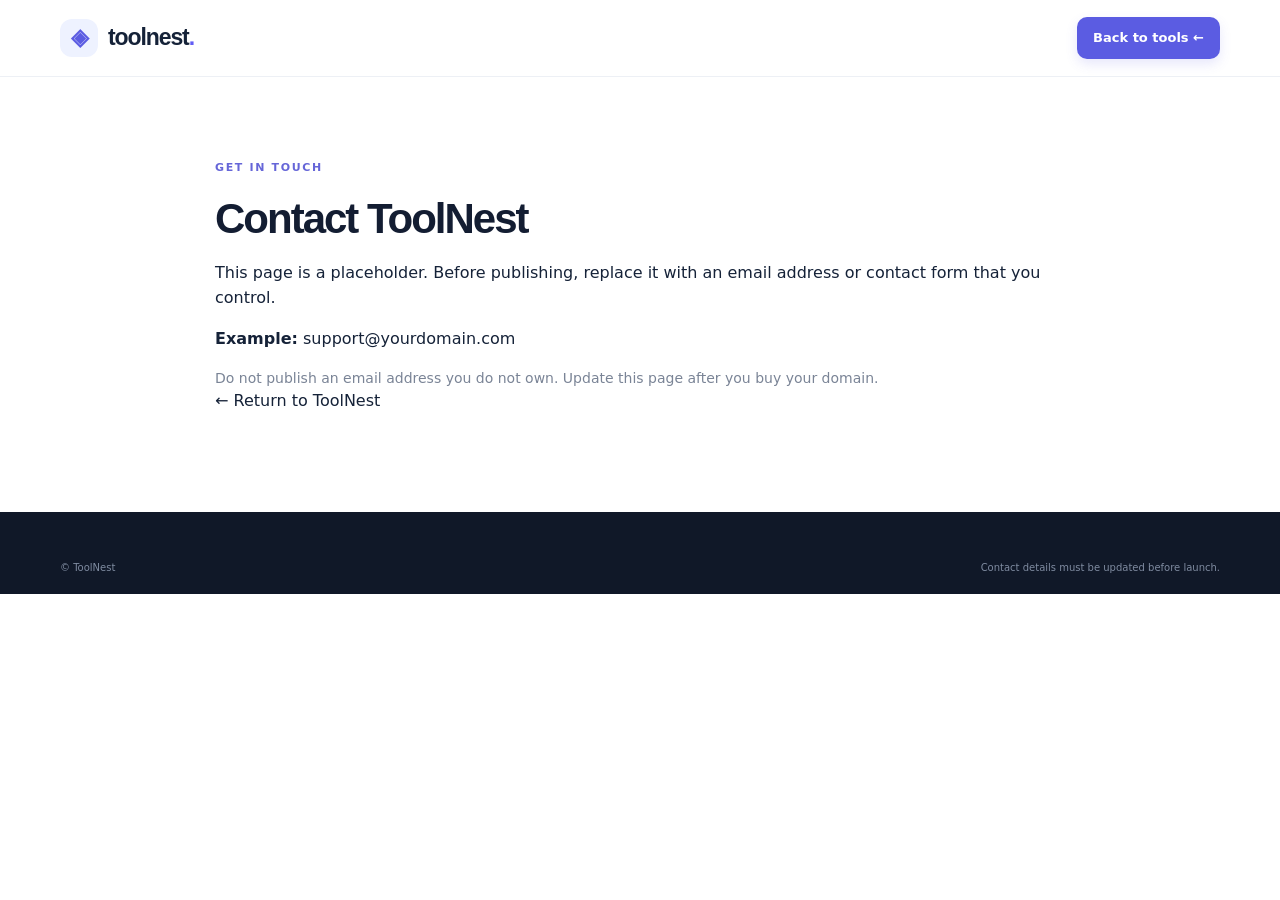
<file: contact.html>
<!doctype html><html lang="en"><head><meta charset="utf-8"><meta name="viewport" content="width=device-width,initial-scale=1"><title>Contact — ToolNest</title><link rel="stylesheet" href="styles.css"></head><body><header class="site-header"><div class="container nav-wrap"><a class="brand" href="index.html"><span class="brand-mark">◈</span><span>toolnest<span class="brand-period">.</span></span></a><a class="nav-cta" href="index.html">Back to tools ←</a></div></header><main class="container section" style="max-width:850px"><div class="section-kicker">GET IN TOUCH</div><h1 style="font-size:42px;letter-spacing:-2px">Contact ToolNest</h1><p>This page is a placeholder. Before publishing, replace it with an email address or contact form that you control.</p><p><strong>Example:</strong> support@yourdomain.com</p><p class="muted">Do not publish an email address you do not own. Update this page after you buy your domain.</p><p><a href="index.html">← Return to ToolNest</a></p></main><footer class="site-footer"><div class="container footer-bottom"><span>© ToolNest</span><span>Contact details must be updated before launch.</span></div></footer></body></html>
</file>
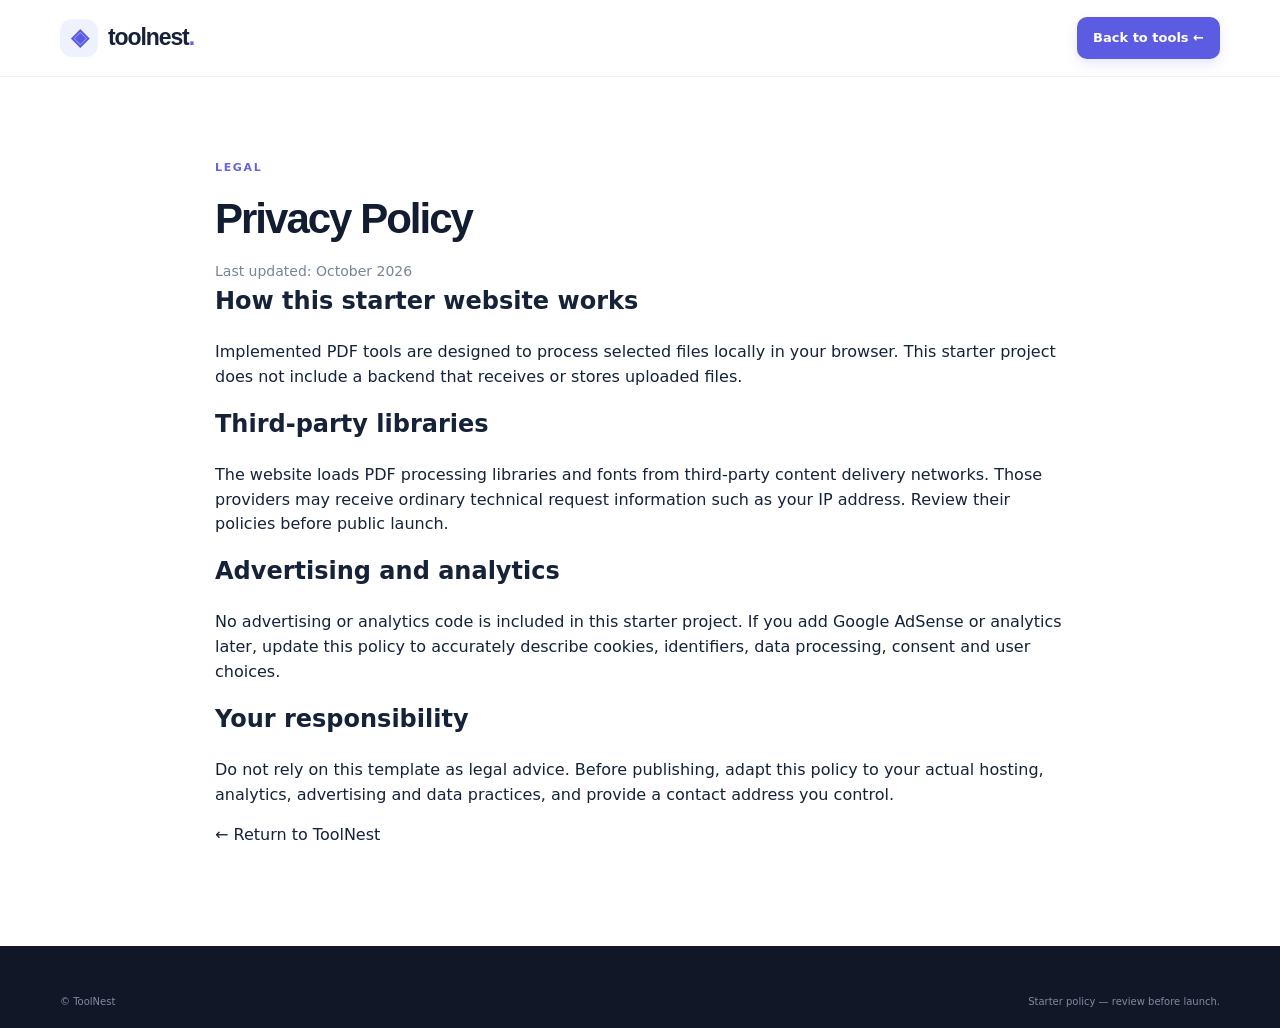
<file: privacy.html>
<!doctype html><html lang="en"><head><meta charset="utf-8"><meta name="viewport" content="width=device-width,initial-scale=1"><title>Privacy Policy — ToolNest</title><link rel="stylesheet" href="styles.css"></head><body><header class="site-header"><div class="container nav-wrap"><a class="brand" href="index.html"><span class="brand-mark">◈</span><span>toolnest<span class="brand-period">.</span></span></a><a class="nav-cta" href="index.html">Back to tools ←</a></div></header><main class="container section" style="max-width:850px"><div class="section-kicker">LEGAL</div><h1 style="font-size:42px;letter-spacing:-2px">Privacy Policy</h1><p class="muted">Last updated: October 2026</p><h2>How this starter website works</h2><p>Implemented PDF tools are designed to process selected files locally in your browser. This starter project does not include a backend that receives or stores uploaded files.</p><h2>Third-party libraries</h2><p>The website loads PDF processing libraries and fonts from third-party content delivery networks. Those providers may receive ordinary technical request information such as your IP address. Review their policies before public launch.</p><h2>Advertising and analytics</h2><p>No advertising or analytics code is included in this starter project. If you add Google AdSense or analytics later, update this policy to accurately describe cookies, identifiers, data processing, consent and user choices.</p><h2>Your responsibility</h2><p>Do not rely on this template as legal advice. Before publishing, adapt this policy to your actual hosting, analytics, advertising and data practices, and provide a contact address you control.</p><p><a href="index.html">← Return to ToolNest</a></p></main><footer class="site-footer"><div class="container footer-bottom"><span>© ToolNest</span><span>Starter policy — review before launch.</span></div></footer></body></html>
</file>
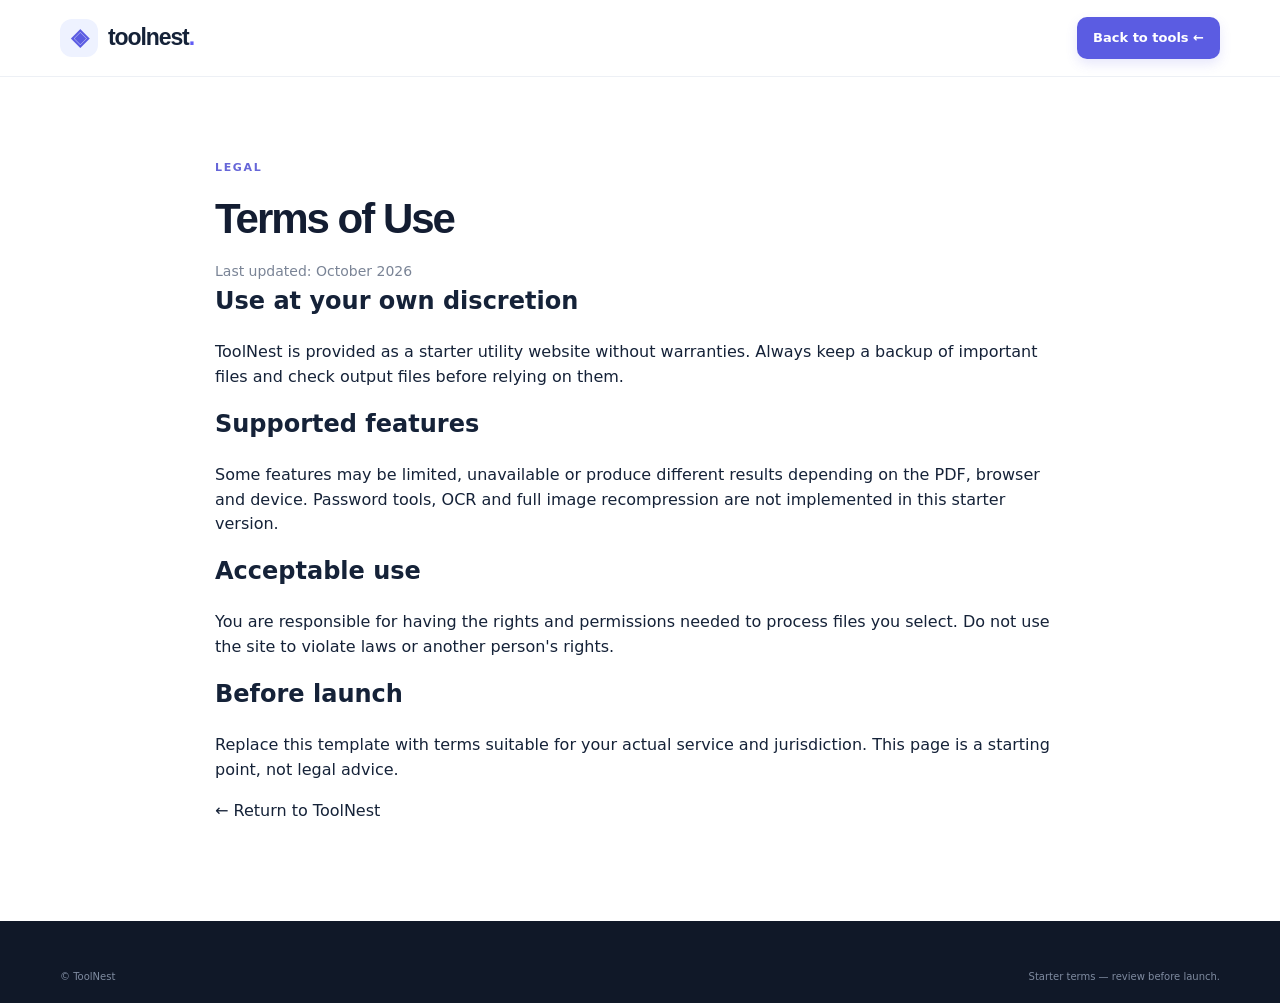
<file: terms.html>
<!doctype html><html lang="en"><head><meta charset="utf-8"><meta name="viewport" content="width=device-width,initial-scale=1"><title>Terms of Use — ToolNest</title><link rel="stylesheet" href="styles.css"></head><body><header class="site-header"><div class="container nav-wrap"><a class="brand" href="index.html"><span class="brand-mark">◈</span><span>toolnest<span class="brand-period">.</span></span></a><a class="nav-cta" href="index.html">Back to tools ←</a></div></header><main class="container section" style="max-width:850px"><div class="section-kicker">LEGAL</div><h1 style="font-size:42px;letter-spacing:-2px">Terms of Use</h1><p class="muted">Last updated: October 2026</p><h2>Use at your own discretion</h2><p>ToolNest is provided as a starter utility website without warranties. Always keep a backup of important files and check output files before relying on them.</p><h2>Supported features</h2><p>Some features may be limited, unavailable or produce different results depending on the PDF, browser and device. Password tools, OCR and full image recompression are not implemented in this starter version.</p><h2>Acceptable use</h2><p>You are responsible for having the rights and permissions needed to process files you select. Do not use the site to violate laws or another person's rights.</p><h2>Before launch</h2><p>Replace this template with terms suitable for your actual service and jurisdiction. This page is a starting point, not legal advice.</p><p><a href="index.html">← Return to ToolNest</a></p></main><footer class="site-footer"><div class="container footer-bottom"><span>© ToolNest</span><span>Starter terms — review before launch.</span></div></footer></body></html>
</file>
<file: styles.css>
*{box-sizing:border-box}html{scroll-behavior:smooth;scroll-padding-top:90px}body{margin:0;background:#fff;color:#152238;font-family:"DM Sans",system-ui,-apple-system,Segoe UI,sans-serif;line-height:1.55;-webkit-font-smoothing:antialiased}button,input,select{font:inherit}button,a{-webkit-tap-highlight-color:transparent}a{color:inherit;text-decoration:none}.container{width:min(1160px,calc(100% - 48px));margin-inline:auto}
.announcement{height:34px;display:flex;align-items:center;justify-content:center;gap:9px;background:#101828;color:#dce5f1;font-size:12px;letter-spacing:.02em}.announcement-dot{width:6px;height:6px;border-radius:50%;background:#72e0b4}.announcement-divider{color:#738096}
.site-header{position:sticky;top:0;z-index:20;background:rgba(255,255,255,.93);backdrop-filter:blur(16px);border-bottom:1px solid #edf0f5}.nav-wrap{height:76px;display:flex;align-items:center;justify-content:space-between;gap:28px}.brand{display:inline-flex;align-items:center;gap:10px;font-family:Manrope,sans-serif;font-weight:800;font-size:23px;letter-spacing:-1.1px}.brand-mark{display:grid;place-items:center;width:38px;height:38px;background:#eef2ff;border-radius:12px;color:#5b5ce2}.brand-mark svg{width:28px;height:28px}.brand-period{color:#625df5}.main-nav{display:flex;gap:32px;margin-left:auto;color:#5b6578;font-size:14px;font-weight:600}.main-nav a:hover,.footer-links a:hover{color:#5b5ce2}.nav-cta{display:inline-flex;align-items:center;gap:16px;background:#5b5ce2;color:#fff;padding:11px 16px;border-radius:10px;font-size:13px;font-weight:700;box-shadow:0 5px 12px #5b5ce226}.nav-cta:hover,.button-primary:hover{background:#4849cb;transform:translateY(-1px)}.mobile-menu{display:none;border:1px solid #e1e5ee;background:#fff;border-radius:9px;padding:8px 11px}
.hero{position:relative;overflow:hidden;background:#f7f8ff;padding:72px 0 0;border-bottom:1px solid #edf0f7}.hero:before{content:"";position:absolute;inset:0;background-image:linear-gradient(#e9ecf8 1px,transparent 1px),linear-gradient(90deg,#e9ecf8 1px,transparent 1px);background-size:54px 54px;opacity:.42;mask-image:linear-gradient(to bottom,black,transparent 86%)}.hero-glow{position:absolute;border-radius:50%;filter:blur(4px);pointer-events:none}.hero-glow-one{width:360px;height:360px;background:#dfe2ff;right:5%;top:10%;opacity:.65}.hero-glow-two{width:260px;height:260px;background:#dcf7ef;right:28%;bottom:10%;opacity:.55}.hero-grid{position:relative;z-index:1;display:grid;grid-template-columns:1.08fr .92fr;align-items:center;gap:55px;min-height:410px}.hero-copy{padding-bottom:36px}.eyebrow,.section-kicker{font-size:11px;letter-spacing:1.65px;font-weight:800;color:#6666d8}.eyebrow{display:flex;align-items:center;gap:8px}.eyebrow-icon{display:grid;place-items:center;width:22px;height:22px;border-radius:7px;background:#e7e8ff;color:#5b5ce2;font-size:14px}h1,h2,h3,p{margin-top:0}h1{font-family:Manrope,sans-serif;font-size:clamp(42px,5.2vw,66px);line-height:1.08;letter-spacing:-3.4px;margin:20px 0 20px;font-weight:800;color:#131d32}h1 span{color:#5b5ce2}.hero-description{font-size:16px;color:#647087;max-width:520px;line-height:1.8;margin-bottom:26px}.hero-actions{display:flex;align-items:center;gap:25px}.button{display:inline-flex;align-items:center;justify-content:center;gap:24px;padding:13px 17px;border-radius:10px;font-size:13px;font-weight:700;transition:.18s}.button-primary{background:#5b5ce2;color:white;box-shadow:0 8px 18px #5b5ce22c}.text-link{font-size:13px;font-weight:700;color:#4e5a70}.text-link span{color:#5b5ce2;margin-left:7px}.trust-row{display:flex;align-items:center;flex-wrap:wrap;gap:9px;margin-top:30px;color:#758096;font-size:11px}.trust-check{display:grid;place-items:center;width:16px;height:16px;background:#d9f7e9;color:#14845e;border-radius:50%;font-weight:900}.trust-separator{color:#c0c6d2}
.hero-visual{position:relative;height:370px;display:grid;place-items:center}.visual-orbit{position:absolute;border:1px solid #d9ddf4;border-radius:50%;transform:rotate(-24deg)}.orbit-one{width:400px;height:230px}.orbit-two{width:310px;height:330px;transform:rotate(55deg);border-style:dashed}.pdf-document{position:relative;z-index:2;width:190px;height:245px;background:white;border:1px solid #e4e7f2;border-radius:15px;box-shadow:0 28px 65px #2d3b7123;transform:rotate(6deg);padding:24px 20px;overflow:hidden}.pdf-ribbon{display:grid;place-items:center;width:62px;height:42px;border-radius:9px;background:#fff0f1;color:#e34f68;font-family:Manrope,sans-serif;font-size:16px;font-weight:800;letter-spacing:1px}.doc-lines{display:flex;flex-direction:column;gap:10px;margin-top:25px}.doc-lines i{height:6px;background:#edf0f6;border-radius:10px;width:100%}.doc-lines i:nth-child(2){width:80%}.doc-lines i:nth-child(3){width:90%}.doc-lines i:nth-child(4){width:68%}.doc-lines i:nth-child(5){width:84%}.doc-fold{position:absolute;width:42px;height:42px;right:0;top:0;background:linear-gradient(225deg,#f0f2fb 50%,transparent 51%)}.doc-back{position:absolute;width:174px;height:228px;border-radius:14px;background:#e2e5ff;border:1px solid #d2d7ff}.doc-back-one{transform:rotate(-11deg) translate(-26px,8px)}.doc-back-two{background:#d9f4e9;transform:rotate(15deg) translate(23px,11px)}.floating-chip{position:absolute;z-index:4;display:flex;align-items:center;gap:10px;background:#fff;border:1px solid #e9ecf4;padding:11px 14px;border-radius:12px;box-shadow:0 12px 30px #25365a13}.floating-chip b,.floating-chip small{display:block}.floating-chip b{font-size:11px;color:#1e2b40}.floating-chip small{font-size:9px;color:#8390a2;margin-top:2px}.chip-icon{display:grid;place-items:center;width:29px;height:29px;border-radius:9px;font-weight:900}.chip-icon.green{background:#dff8ec;color:#16845e}.chip-icon.purple{background:#eeedff;color:#5b5ce2}.chip-top{top:30px;right:8px}.chip-bottom{bottom:26px;left:0}.visual-spark{position:absolute;color:#7b78ee}.spark-one{font-size:28px;top:35px;left:22%}.spark-two{font-size:23px;bottom:42px;right:17%;color:#48b991}
.hero-bottom{position:relative;z-index:2;display:flex;align-items:center;gap:36px;border-top:1px solid #e7eaf5;padding:20px 0}.hero-bottom>div{display:flex;align-items:baseline;gap:9px}.hero-bottom strong{font-family:Manrope,sans-serif;font-size:20px;letter-spacing:-.8px}.hero-bottom span{font-size:11px;color:#798399}.bottom-note{margin-left:auto!important}
.section{padding:82px 0}.tools-section{background:#fff}.section-heading{display:flex;align-items:end;justify-content:space-between;gap:24px;margin-bottom:25px}.section-heading h2,.faq-layout h2{font-family:Manrope,sans-serif;font-size:clamp(28px,3vw,36px);letter-spacing:-1.5px;margin:9px 0 7px;line-height:1.2}.section-heading p,.muted{color:#7a8496;margin-bottom:0;font-size:14px}.search-box{display:flex;align-items:center;gap:8px;width:270px;padding:9px 11px;border:1px solid #e3e7f0;border-radius:10px;background:#fbfcff}.search-icon{font-size:22px;color:#929db0}.search-box input{border:0;outline:0;min-width:0;flex:1;background:transparent;font-size:12px;color:#1b2840}.search-box kbd{font-size:9px;color:#8892a4;border:1px solid #e3e7f0;border-radius:5px;padding:2px 4px;background:#fff}.category-row{display:flex;gap:8px;flex-wrap:wrap;margin-bottom:22px}.filter-chip{display:inline-flex;align-items:center;gap:7px;border:1px solid #e5e8f0;background:#fff;border-radius:8px;padding:8px 12px;color:#667188;font-size:11px;font-weight:700;cursor:pointer}.filter-chip.active{border-color:#d8d8ff;background:#f0f0ff;color:#5354d1}.filter-chip span{font-size:9px;color:#8a8cda}
.tool-grid{display:grid;grid-template-columns:repeat(3,minmax(0,1fr));gap:13px}.tool-card{position:relative;display:flex;align-items:center;gap:13px;min-width:0;text-align:left;padding:17px 16px;border:1px solid #e8ebf2;border-radius:13px;background:#fff;cursor:pointer;transition:transform .16s,border-color .16s,box-shadow .16s}.tool-card:hover{transform:translateY(-2px);border-color:#c9caff;box-shadow:0 10px 24px #27365b0c}.tool-icon{width:43px;height:43px;flex:0 0 43px;display:grid;place-items:center;border-radius:12px}.tool-icon svg{width:23px;height:23px;fill:none;stroke:currentColor;stroke-width:1.7;stroke-linecap:round;stroke-linejoin:round}.icon-violet{background:#efedff;color:#625de6}.icon-blue{background:#e8f4ff;color:#3278c8}.icon-amber{background:#fff3dd;color:#bd7b18}.icon-rose{background:#ffedf0;color:#d54b68}.icon-green{background:#e2f8ef;color:#168a60}.tool-card-copy{min-width:0;display:flex;flex-direction:column;gap:4px}.tool-card-copy b{font-size:13px;color:#202c41}.tool-card-copy small{font-size:10px;color:#8590a2;line-height:1.4}.tool-arrow{margin-left:auto;align-self:flex-start;color:#a1a9b9;font-size:15px;opacity:0;transition:.15s}.tool-card:hover .tool-arrow{opacity:1;color:#5b5ce2}.empty-state{text-align:center;padding:40px;color:#7b8495;font-size:14px}
.how-section{background:#f8f9fd;border-top:1px solid #f0f1f7;border-bottom:1px solid #edf0f5}.centered{justify-content:center;text-align:center}.centered .section-kicker{margin-bottom:10px}.steps-grid{display:grid;grid-template-columns:repeat(3,1fr);gap:18px;margin-top:40px}.step{position:relative;background:#fff;border:1px solid #e9ecf3;border-radius:14px;padding:25px 24px}.step-number{font-family:Manrope,sans-serif;color:#d2d6e6;font-weight:800;font-size:13px;letter-spacing:1px}.step-icon{display:grid;place-items:center;width:43px;height:43px;border-radius:12px;background:#f0efff;color:#5b5ce2;font-size:23px;margin:18px 0}.step h3{font-family:Manrope,sans-serif;font-size:16px;letter-spacing:-.3px;margin-bottom:8px}.step p{font-size:12px;line-height:1.8;color:#7b8495;margin-bottom:0}
.privacy-section{padding:36px 0}.privacy-card{display:flex;align-items:center;gap:18px;padding:22px 25px;border:1px solid #dceee7;background:#f4fbf7;border-radius:14px}.privacy-icon{display:grid;place-items:center;flex:0 0 44px;height:44px;border-radius:12px;background:#dff7eb;color:#17845f;font-size:25px}.privacy-card h2{font-family:Manrope,sans-serif;font-size:16px;margin:0 0 5px;letter-spacing:-.4px}.privacy-card p{color:#718478;font-size:11px;margin:0;max-width:730px}.privacy-link{margin-left:auto;white-space:nowrap;color:#16845f;font-weight:700;font-size:11px}
.faq-section{padding-top:50px;padding-bottom:90px}.faq-layout{display:grid;grid-template-columns:.7fr 1.3fr;gap:80px}.faq-layout h2{margin-top:11px}.faq-list details{border-bottom:1px solid #e9ecf2;padding:17px 0}.faq-list summary{cursor:pointer;font-size:13px;font-weight:700;list-style:none;display:flex;align-items:center;justify-content:space-between;gap:16px}.faq-list summary::-webkit-details-marker{display:none}.faq-list summary:after{content:"+";font-size:20px;font-weight:400;color:#6868db}.faq-list details[open] summary:after{content:"−"}.faq-list p{font-size:12px;color:#7a8496;line-height:1.8;margin:12px 30px 0 0}
.site-footer{background:#101828;color:#dce3ef;padding:32px 0 18px}.footer-top{display:flex;align-items:center;gap:25px;padding-bottom:25px;border-bottom:1px solid #2a3445}.footer-brand{font-size:19px;color:#fff}.footer-brand .brand-mark{background:#29314d}.footer-top p{margin:0;color:#8995a9;font-size:12px}.footer-links{display:flex;gap:20px;margin-left:auto;color:#b6c0d0;font-size:11px}.footer-bottom{display:flex;justify-content:space-between;gap:15px;padding-top:16px;color:#7f8ba0;font-size:10px}
.tool-dialog{width:min(680px,calc(100% - 28px));max-height:90vh;overflow:auto;border:1px solid #e4e8f0;border-radius:18px;padding:26px;background:#fff;color:#172238;box-shadow:0 25px 80px #10182840}.tool-dialog::backdrop{background:#101828a8;backdrop-filter:blur(4px)}.dialog-head{display:flex;justify-content:space-between;gap:20px;margin-bottom:20px}.dialog-head h2{font-family:Manrope,sans-serif;font-size:26px;letter-spacing:-1px;margin:7px 0}.dialog-head p{font-size:12px;color:#7a8496;margin:0;max-width:520px}.dialog-close{width:35px;height:35px;border:1px solid #e4e8f0;border-radius:9px;background:#fff;color:#5b6578;font-size:23px;cursor:pointer}.upload-zone{display:flex;flex-direction:column;align-items:center;gap:9px;text-align:center;padding:28px 18px;border:1.5px dashed #cfd5e4;border-radius:13px;background:#fafbff}.upload-zone.dragover{border-color:#6868e8;background:#f1f1ff}.upload-symbol{display:grid;place-items:center;width:43px;height:43px;background:#ececff;color:#5b5ce2;border-radius:12px;font-size:23px}.upload-zone strong{font-size:13px}.upload-zone p{font-size:11px;color:#8892a4;margin:0}.upload-zone input{max-width:100%;font-size:11px;margin-top:6px}.dialog-options{display:flex;gap:12px;align-items:end;flex-wrap:wrap;margin-top:15px}.dialog-field{display:flex;flex-direction:column;gap:6px;font-size:11px;font-weight:700;color:#596579}.dialog-field input,.dialog-field select{min-width:150px;padding:10px 11px;border:1px solid #dfe4ed;border-radius:8px;background:white;color:#253149;font-size:12px}.dialog-actions{display:flex;gap:9px;flex-wrap:wrap;margin-top:18px}.dialog-run{border:0;border-radius:9px;background:#5b5ce2;color:white;font-size:12px;font-weight:700;padding:11px 16px;cursor:pointer}.dialog-run:disabled{opacity:.5;cursor:not-allowed}.dialog-secondary{border:1px solid #e0e5ee;border-radius:9px;background:#fff;color:#5d687c;font-size:12px;font-weight:700;padding:10px 14px;cursor:pointer}.dialog-status{margin-top:14px;font-size:12px;white-space:pre-wrap;overflow-wrap:anywhere;color:#17845f}.dialog-status.error{color:#bd354d}.file-list{font-size:11px;color:#7c8799;margin:12px 0 0;padding-left:18px}.file-list li{margin:4px 0}.result-box{white-space:pre-wrap;max-height:220px;overflow:auto;background:#f7f8fc;border:1px solid #e7eaf2;padding:12px;border-radius:9px;font:11px/1.6 ui-monospace,SFMono-Regular,Consolas,monospace}
@media(max-width:900px){.hero-grid{gap:20px}.hero-visual{transform:scale(.9)}.tool-grid{grid-template-columns:repeat(2,minmax(0,1fr))}.faq-layout{gap:35px}}
@media(max-width:650px){.container{width:min(100% - 32px,1160px)}.announcement{font-size:10px}.nav-wrap{height:65px}.main-nav{display:none;position:absolute;top:64px;left:0;right:0;background:white;padding:18px 24px;border-bottom:1px solid #e8ebf2;flex-direction:column;gap:16px}.main-nav.open{display:flex}.nav-cta{margin-left:auto;padding:9px 11px;font-size:11px}.mobile-menu{display:block}.brand{font-size:20px}.brand-mark{width:34px;height:34px}.hero{padding-top:48px}.hero-grid{grid-template-columns:1fr;gap:0}.hero-copy{padding-bottom:0}.hero-description{font-size:14px}.hero-visual{height:290px;transform:none;margin-top:0}.pdf-document{transform:scale(.82) rotate(6deg)}.doc-back-one{transform:scale(.82) rotate(-11deg) translate(-26px,8px)}.doc-back-two{transform:scale(.82) rotate(15deg) translate(23px,11px)}.orbit-one{width:300px;height:190px}.orbit-two{width:260px;height:260px}.chip-top{right:0;top:14px}.chip-bottom{left:0;bottom:10px}.hero-bottom{gap:13px;flex-wrap:wrap;padding:16px 0}.hero-bottom>div{gap:5px}.hero-bottom strong{font-size:16px}.hero-bottom span{font-size:9px}.bottom-note{display:none}.section{padding:58px 0}.section-heading{align-items:stretch;flex-direction:column}.search-box{width:100%}.tool-grid{grid-template-columns:1fr}.tool-card{padding:14px}.tool-card-copy b{font-size:13px}.tool-card-copy small{font-size:11px}.steps-grid{grid-template-columns:1fr;gap:12px;margin-top:28px}.step{padding:19px}.step-icon{margin:12px 0}.privacy-card{align-items:flex-start;flex-wrap:wrap;padding:18px}.privacy-link{margin-left:62px}.faq-layout{grid-template-columns:1fr;gap:20px}.footer-top{align-items:flex-start;flex-wrap:wrap}.footer-top p{width:100%;order:3}.footer-links{margin-left:auto}.footer-bottom{flex-direction:column}.tool-dialog{padding:19px}.dialog-field{width:100%}.dialog-field input,.dialog-field select{width:100%}}
</file>
